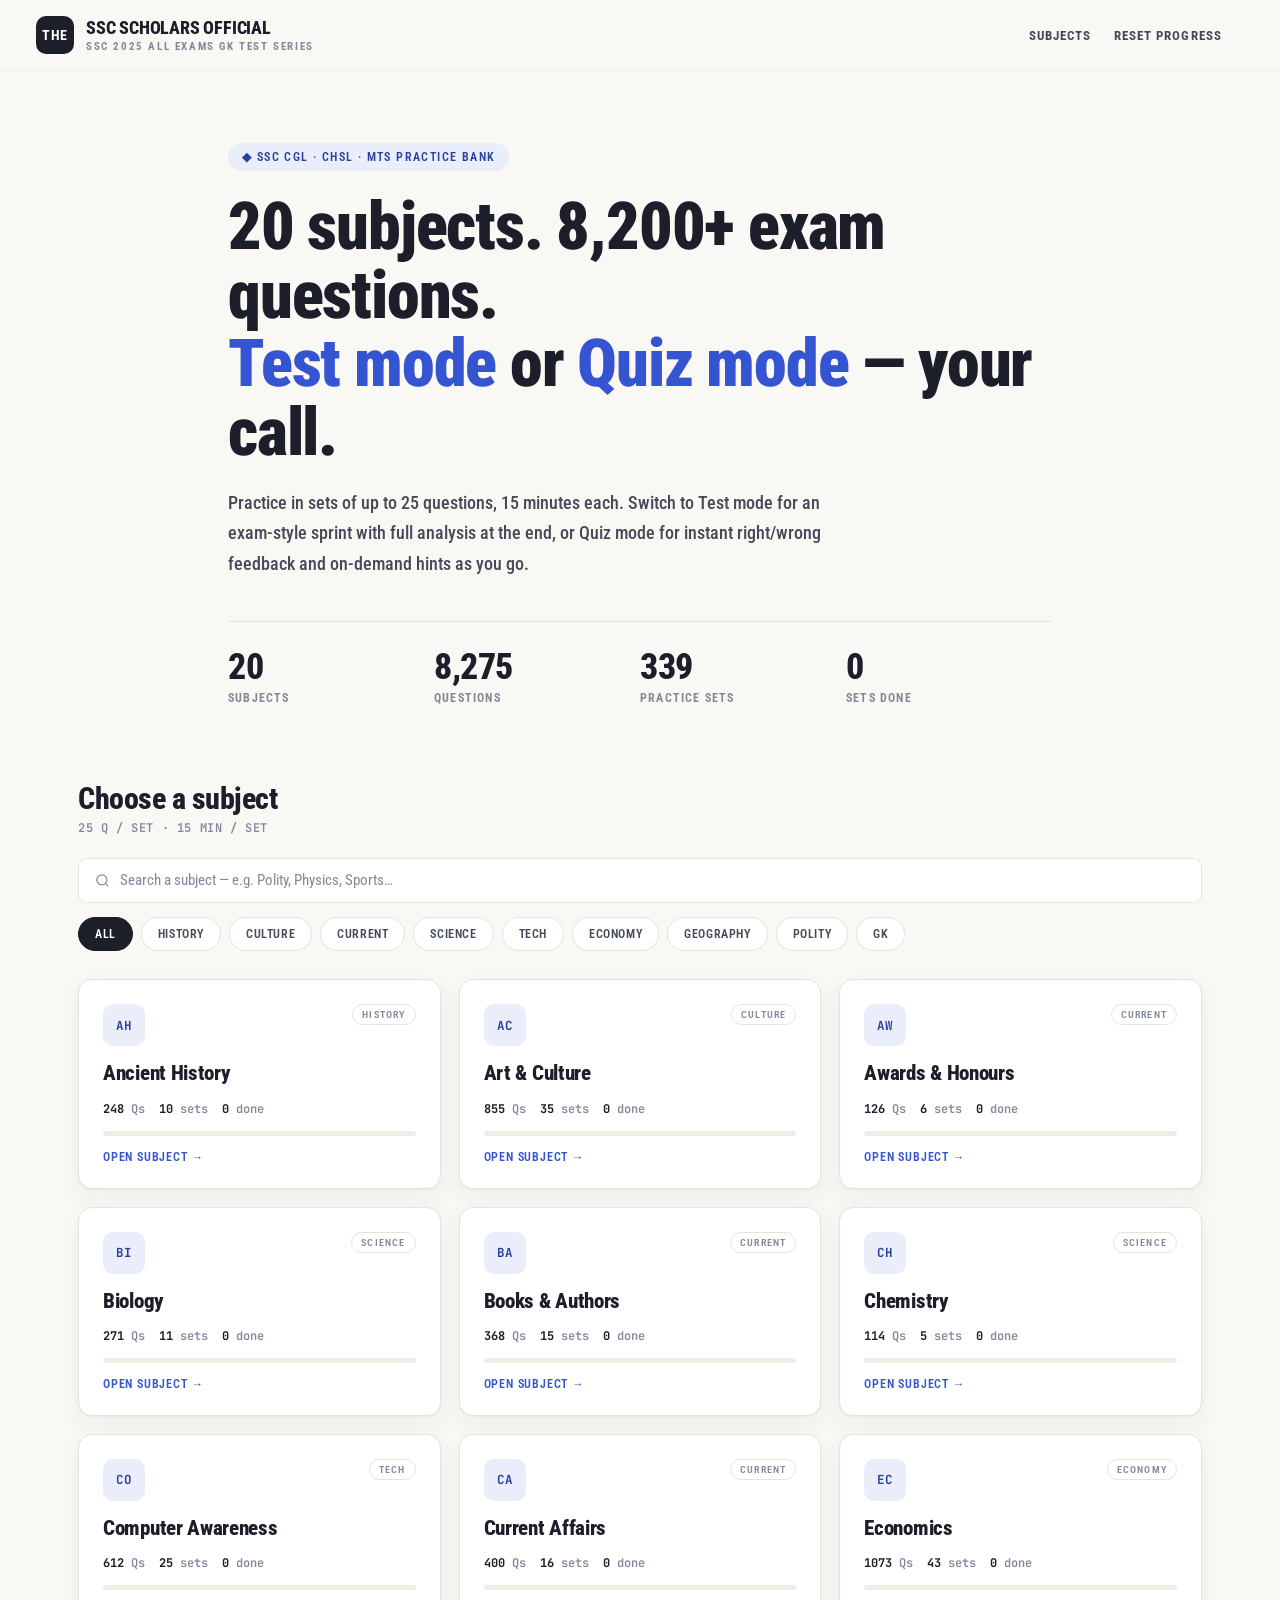
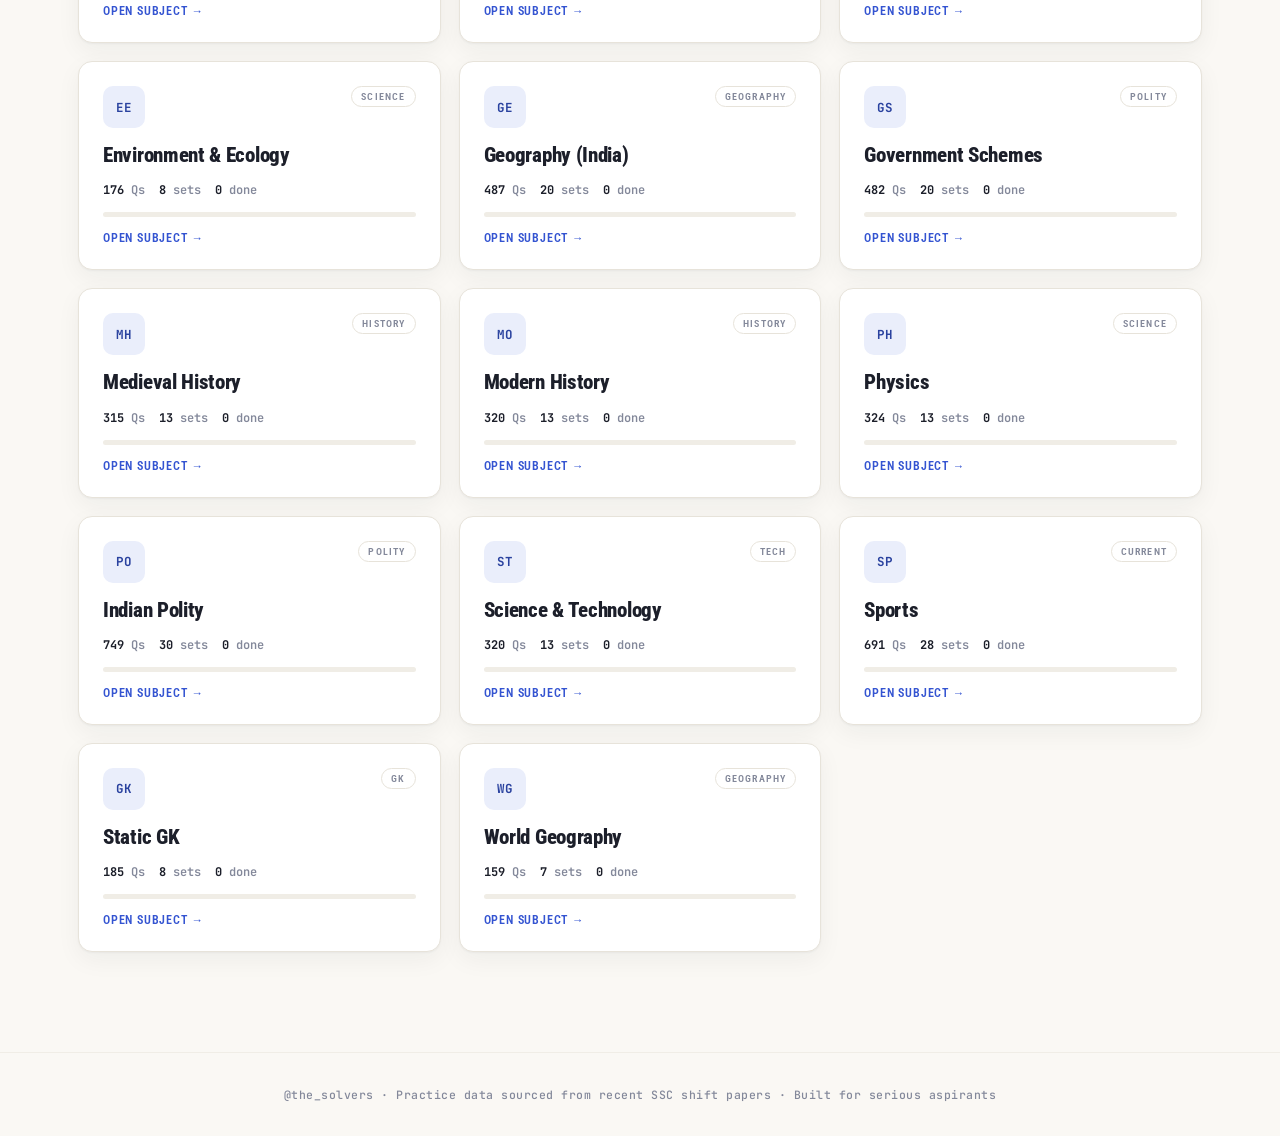
<file: index.html>
<!DOCTYPE html>
<html lang="en">
<head>
<meta charset="UTF-8">
<meta name="viewport" content="width=device-width, initial-scale=1.0">
<title>THE SSC SCHOLARS OFFICIAL</title>
<link href="https://fonts.googleapis.com/css2?family=Roboto+Condensed:ital,wght@0,300;0,400;0,500;0,600;0,700;0,900;1,400&family=JetBrains+Mono:wght@400;500;700&display=swap" rel="stylesheet">
<link rel="stylesheet" href="style.css">
</head>
<body>

<nav class="nav">
  <a href="index.html" class="nav-brand">
    <div class="nav-logo">THE</div>
    <div><div class="nav-name">SSC SCHOLARS OFFICIAL</div><div class="nav-tag">SSC 2025 ALL EXAMS GK TEST SERIES </div></div>
  </a>
  <div class="nav-right">
    <button class="nav-link" onclick="document.getElementById('subjects').scrollIntoView({behavior:'smooth'})">Subjects</button>
    <button class="nav-link" id="reset-progress-link">Reset Progress</button>
    <div id="google_translate_element"></div>
  </div>
</nav>

<div class="hero">
  <div class="hero-chip">◆ SSC CGL · CHSL · MTS Practice Bank</div>
  <h1 class="hero-h1">20 subjects. 8,200+ exam questions.<br><em>Test mode</em> or <em>Quiz mode</em> — your call.</h1>
  <p class="hero-p">Practice in sets of up to 25 questions, 15 minutes each. Switch to Test mode for an exam-style sprint with full analysis at the end, or Quiz mode for instant right/wrong feedback and on-demand hints as you go.</p>
  <div class="hero-stats">
    <div class="hs"><div class="hs-n" id="stat-subjects">20</div><div class="hs-l">Subjects</div></div>
    <div class="hs"><div class="hs-n" id="stat-questions">—</div><div class="hs-l">Questions</div></div>
    <div class="hs"><div class="hs-n" id="stat-sets">—</div><div class="hs-l">Practice Sets</div></div>
    <div class="hs"><div class="hs-n" id="stat-done">0</div><div class="hs-l">Sets Done</div></div>
  </div>
</div>

<div class="lib" id="subjects">
  <div class="lib-hd">
    <div class="lib-hd-left"><h2>Choose a subject</h2><p>25 Q / SET · 15 MIN / SET</p></div>
  </div>
  <div class="search-bar">
    <svg width="15" height="15" fill="none" stroke="currentColor" stroke-width="2" viewBox="0 0 24 24"><circle cx="11" cy="11" r="8"/><path d="m21 21-4.35-4.35"/></svg>
    <input type="text" id="search-box" placeholder="Search a subject — e.g. Polity, Physics, Sports…">
  </div>
  <div class="filter-row" id="tag-filters"></div>
  <div class="vol-grid" id="subject-grid"></div>
</div>

<footer class="site-footer">
  <p>@the_solvers · Practice data sourced from recent SSC shift papers · Built for serious aspirants</p>
</footer>

<!-- SET PICKER MODAL -->
<div class="modal-backdrop" id="set-modal">
  <div class="modal-box">
    <div class="modal-head">
      <h3 id="modal-subject-name">Subject</h3>
      <button class="close-x" id="modal-close">&times;</button>
    </div>
    <div class="modal-body">
      <div class="mode-toggle">
        <div class="mode-card active" id="btn-mode-test" data-mode="test">
          <div class="mc-icon">📝</div>
          <div class="mc-name">Test Mode</div>
          <div class="mc-desc">Full analysis after submit</div>
        </div>
        <div class="mode-card" id="btn-mode-quiz" data-mode="quiz">
          <div class="mc-icon">⚡</div>
          <div class="mc-name">Quiz Mode</div>
          <div class="mc-desc">Instant feedback + hints</div>
        </div>
      </div>
      <div class="mode-desc" id="mode-desc">
        <b>TEST MODE</b> — answer all questions against the clock, then submit to see your full score, accuracy and solution-by-solution analysis.
      </div>
      <div class="sets-grid" id="sets-grid"></div>
    </div>
  </div>
</div>

<!-- Google Translate -->
<script type="text/javascript">
function googleTranslateElementInit() {
  new google.translate.TranslateElement({pageLanguage: 'en', includedLanguages: 'hi', layout: google.translate.TranslateElement.InlineLayout.SIMPLE}, 'google_translate_element');
}
</script>
<script src="https://translate.google.com/translate_a/element.js?cb=googleTranslateElementInit" async></script>

<script src="data.js"></script>
<script src="app.js"></script>
<script>
const SET_SIZE = 25;
let currentSubjectKey = null;
let currentMode = 'test';

function setsFor(subject){
  const n = subject.questions.length;
  const sets = [];
  for (let i=0; i<n; i+=SET_SIZE){
    sets.push({ start:i, end: Math.min(i+SET_SIZE, n) });
  }
  return sets;
}

function buildGrid(filterText, activeTag){
  const grid = document.getElementById('subject-grid');
  grid.innerHTML = '';
  let totalQ = 0, totalSets = 0, totalDone = 0;

  SUBJECT_ORDER.forEach(key => {
    const subj = SUBJECT_DATA[key];
    const sets = setsFor(subj);
    totalQ += subj.questions.length;
    totalSets += sets.length;
    const stats = Store.subjectStats(key, sets.length);
    totalDone += stats.completed;

    if (filterText && !subj.name.toLowerCase().includes(filterText.toLowerCase())) return;
    if (activeTag && activeTag !== 'All' && subj.tag !== activeTag) return;

    const pct = sets.length ? Math.round((stats.completed/sets.length)*100) : 0;

    const card = document.createElement('div');
    card.className = 'vol-card';
    card.innerHTML = `
      <div class="stripe"></div>
      <div class="vc-top">
        <div class="vc-icon">${subj.icon}</div>
        <div class="vc-tag">${subj.tag}</div>
      </div>
      <div class="vc-name">${subj.name}</div>
      <div class="vc-meta"><span><b>${subj.questions.length}</b> Qs</span><span><b>${sets.length}</b> sets</span><span><b>${stats.completed}</b> done</span></div>
      <div class="vc-progress-wrap"><div class="vc-progress" style="width:${pct}%"></div></div>
      <div class="vc-cta">Open subject →</div>
    `;
    card.onclick = () => openSetModal(key);
    grid.appendChild(card);
  });

  document.getElementById('stat-questions').textContent = totalQ.toLocaleString();
  document.getElementById('stat-sets').textContent = totalSets.toLocaleString();
  document.getElementById('stat-done').textContent = totalDone.toLocaleString();
}

function buildTagFilters(){
  const tags = ['All', ...new Set(SUBJECT_ORDER.map(k => SUBJECT_DATA[k].tag))];
  const row = document.getElementById('tag-filters');
  row.innerHTML = '';
  tags.forEach((tag, i) => {
    const chip = document.createElement('button');
    chip.className = 'filter-chip' + (i===0 ? ' active' : '');
    chip.textContent = tag;
    chip.onclick = () => {
      [...row.children].forEach(c => c.classList.remove('active'));
      chip.classList.add('active');
      buildGrid(document.getElementById('search-box').value, tag);
    };
    row.appendChild(chip);
  });
}

function openSetModal(key){
  currentSubjectKey = key;
  const subj = SUBJECT_DATA[key];
  document.getElementById('modal-subject-name').textContent = subj.name;
  setMode('test');
  renderSets();
  document.getElementById('set-modal').classList.add('show');
}

function setMode(mode){
  currentMode = mode;
  document.getElementById('btn-mode-test').classList.toggle('active', mode==='test');
  document.getElementById('btn-mode-quiz').classList.toggle('active', mode==='quiz');
  document.getElementById('mode-desc').innerHTML = mode === 'test'
    ? '<b>TEST MODE</b> — answer all questions against the clock, then submit to see your full score, accuracy and solution-by-solution analysis.'
    : '<b>QUIZ MODE</b> — get instant correct/wrong feedback with explanation right after you mark each answer, plus an on-demand Hint button for tricky ones.';
  renderSets();
}
document.getElementById('btn-mode-test').onclick = () => setMode('test');
document.getElementById('btn-mode-quiz').onclick = () => setMode('quiz');

function renderSets(){
  const subj = SUBJECT_DATA[currentSubjectKey];
  const sets = setsFor(subj);
  const grid = document.getElementById('sets-grid');
  grid.innerHTML = '';
  sets.forEach((s, idx) => {
    const attempt = Store.get(currentSubjectKey, idx);
    const card = document.createElement('button');
    card.className = 'set-card';
    const count = s.end - s.start;
    let badge = '';
    if (attempt && attempt.mode === currentMode){
      if (attempt.status === 'completed') badge = '<div class="set-badge done">Done</div>';
      else if (attempt.status === 'in-progress') badge = '<div class="set-badge progress">Resume</div>';
    }
    card.innerHTML = `${badge}<div class="sname">Set ${idx+1}</div><div class="scount">${count} Qs · 15 min</div>`;
    card.onclick = () => goToTest(currentSubjectKey, idx, currentMode);
    grid.appendChild(card);
  });
}

function goToTest(key, setIdx, mode){
  window.location.href = `test.html?subject=${encodeURIComponent(key)}&set=${setIdx}&mode=${mode}`;
}

document.getElementById('modal-close').onclick = () => document.getElementById('set-modal').classList.remove('show');
document.getElementById('set-modal').addEventListener('click', (e) => {
  if (e.target.id === 'set-modal') document.getElementById('set-modal').classList.remove('show');
});

document.getElementById('search-box').addEventListener('input', (e) => {
  const activeTag = document.querySelector('.filter-chip.active');
  buildGrid(e.target.value, activeTag ? activeTag.textContent : 'All');
});

document.getElementById('reset-progress-link').addEventListener('click', (e) => {
  e.preventDefault();
  if (confirm('This will clear all saved attempts and progress on this device. Continue?')){
    localStorage.removeItem('solvers_attempts_v1');
    buildGrid('', 'All');
  }
});

document.getElementById('stat-subjects').textContent = SUBJECT_ORDER.length;
buildTagFilters();
buildGrid('', 'All');
</script>
</body>
</html>
</file>
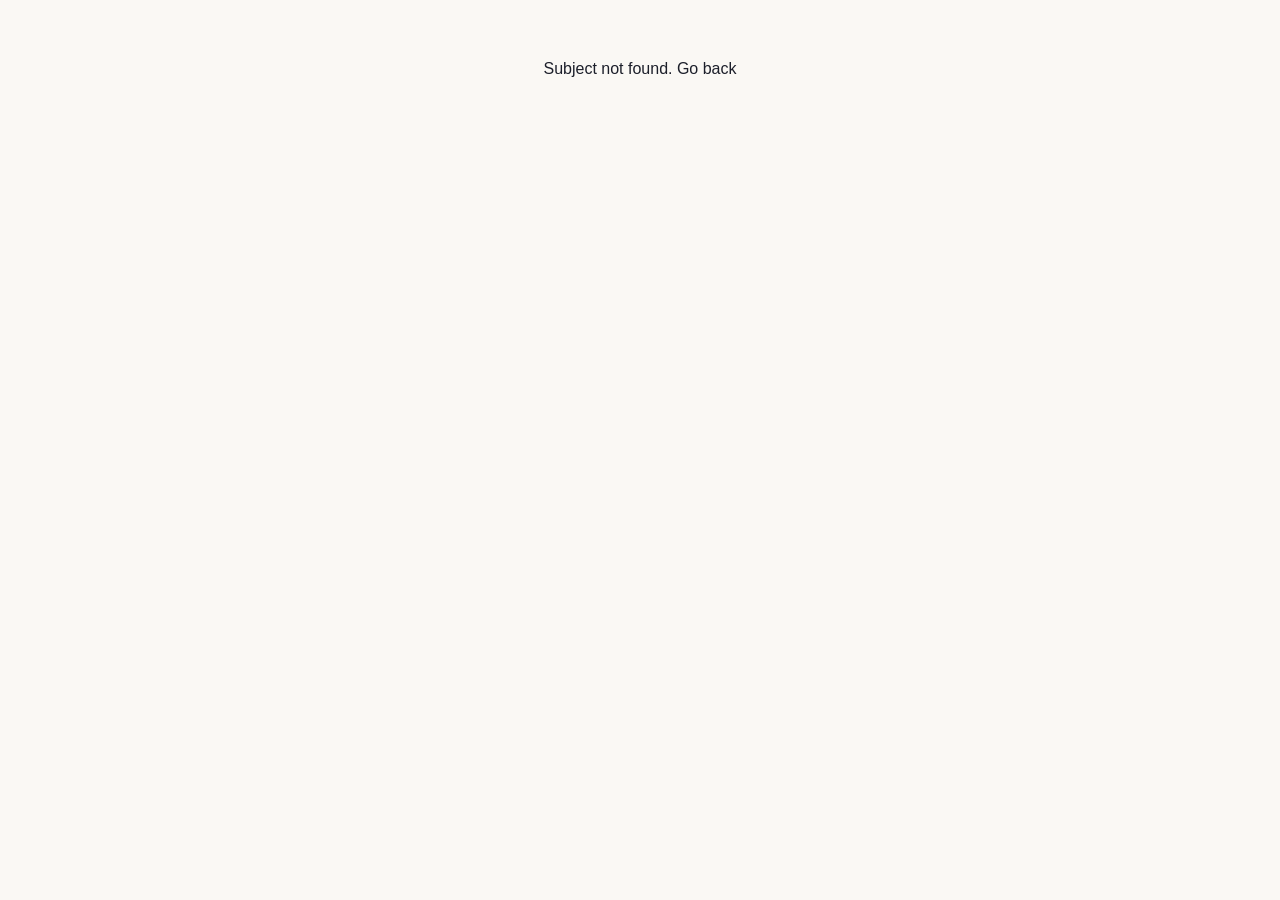
<file: test.html>
<!DOCTYPE html>
<html lang="en">
<head>
<meta charset="UTF-8">
<meta name="viewport" content="width=device-width, initial-scale=1.0">
<title>Practice Set — @the_solvers</title>
<link href="https://fonts.googleapis.com/css2?family=Roboto+Condensed:ital,wght@0,300;0,400;0,500;0,600;0,700;0,900;1,400&family=JetBrains+Mono:wght@400;500;700&display=swap" rel="stylesheet">
<link rel="stylesheet" href="style.css">
</head>
<body>

<!-- START OVERLAY -->
<div id="start-overlay" class="overlay-start">
  <div class="eyebrow">@the_solvers · Practice Set</div>
  <h2 id="ov-title">Loading…</h2>
  <p id="ov-sub">15 minutes · up to 25 questions</p>
  <div class="overlay-rules" id="ov-rules"></div>
  <button class="start-test-btn" id="start-btn">▶ Start</button>
  <a href="index.html" class="nav-link" style="color:#999;font-size:11px;margin-top:4px">&larr; Back to subjects</a>
</div>

<!-- RESUME OVERLAY -->
<div id="resume-overlay" class="overlay-start" style="display:none">
  <div class="eyebrow">@the_solvers</div>
  <h2>Welcome back</h2>
  <div class="overlay-resume">
    <p id="resume-text">You already have an attempt saved for this set.</p>
    <div class="resume-actions">
      <button class="r-review" id="resume-review">Review Attempt</button>
      <button class="r-new" id="resume-new">Start New</button>
    </div>
  </div>
</div>

<!-- TEST PAGE -->
<div id="test-page" style="display:none">
  <div class="test-header">
    <div class="test-title-bar">
      <span id="hdr-subject">Subject</span>
      <span class="mode-pill" id="hdr-mode">TEST</span>
    </div>
    <div class="header-stats">
      <div class="hstat"><div class="hstat-val" id="timer-val">15:00</div><div class="hstat-label">Time Left</div></div>
      <div class="hstat"><div class="hstat-val" id="answered-val">0/0</div><div class="hstat-label">Answered</div></div>
      <div id="google_translate_element"></div>
    </div>
  </div>

  <div class="test-shell">
    <div class="test-body">
      <div class="q-card">
        <div class="q-card-head">
          <div class="q-num" id="q-num">Question 1</div>
          <div class="q-exam" id="q-exam"></div>
        </div>
        <div class="q-body">
          <div class="q-text" id="q-text"></div>
          <div class="opt-list" id="opt-list"></div>
          <div class="hint-box" id="hint-box"></div>
          <div class="feedback-box" id="feedback-box">
            <div class="feedback-head" id="feedback-head"></div>
            <div class="feedback-text" id="feedback-text"></div>
          </div>
          <div class="q-actions">
            <button class="act-btn" id="btn-prev">&larr; Previous</button>
            <button class="act-btn" id="btn-clear">Clear Response</button>
            <button class="act-btn hint" id="btn-hint">💡 Hint</button>
            <button class="act-btn primary" id="btn-next">Next &rarr;</button>
          </div>
        </div>
      </div>
    </div>

    <div class="side-panel">
      <div class="side-title">Question Palette</div>
      <div class="palette" id="palette"></div>
      <div class="legend">
        <span><i class="l-ans"></i> Answered</span>
        <span><i class="l-skip"></i> Skipped</span>
        <span><i class="l-cur"></i> Current</span>
      </div>
      <button class="submit-btn" id="btn-submit">Submit Test</button>
    </div>
  </div>
</div>

<!-- RESULT PAGE -->
<div id="result-page">
  <div class="wrap" style="padding:0">
    <div class="result-verdict" id="verdict-box">
      <div class="verdict-icon" id="verdict-icon">🎯</div>
      <div class="verdict-text" id="verdict-text">Result</div>
      <div class="verdict-sub" id="verdict-sub"></div>
    </div>

    <div class="result-grid">
      <div class="rstat"><div class="rstat-val" id="r-score">0</div><div class="rstat-label">Score</div></div>
      <div class="rstat"><div class="rstat-val" id="r-correct">0</div><div class="rstat-label">Correct</div></div>
      <div class="rstat"><div class="rstat-val" id="r-wrong">0</div><div class="rstat-label">Wrong</div></div>
      <div class="rstat"><div class="rstat-val" id="r-acc">0%</div><div class="rstat-label">Accuracy</div></div>
    </div>

    <div class="result-section">
      <div class="rs-head">Solutions &amp; Analysis</div>
      <div class="rs-body">
        <div class="filter-row" id="review-filters">
          <button class="filter-chip active" data-f="all">All</button>
          <button class="filter-chip" data-f="wrong">Wrong</button>
          <button class="filter-chip" data-f="correct">Correct</button>
          <button class="filter-chip" data-f="skip">Skipped</button>
        </div>
        <div id="review-list"></div>
        <div class="review-nav" id="review-nav">
          <button class="act-btn" id="review-prev">&larr; Previous</button>
          <div class="review-counter" id="review-counter">1 / 1</div>
          <button class="act-btn primary" id="review-next">Next &rarr;</button>
        </div>
      </div>
    </div>

    <div class="result-actions">
      <button class="back-btn" id="back-step-btn" style="background:var(--ink-soft)">&larr; Back</button>
      <a class="back-btn" href="index.html">Back to Subjects</a>
      <button class="back-btn" id="retry-btn" style="background:var(--accent)">Retry This Set</button>
    </div>
  </div>
</div>

<!-- Google Translate -->
<script type="text/javascript">
function googleTranslateElementInit() {
  new google.translate.TranslateElement({pageLanguage: 'en', includedLanguages: 'hi', layout: google.translate.TranslateElement.InlineLayout.SIMPLE}, 'google_translate_element');
}
</script>
<script src="https://translate.google.com/translate_a/element.js?cb=googleTranslateElementInit" async></script>

<script src="data.js"></script>
<script src="app.js"></script>
<script>
const SET_SIZE = 25;
const TIME_LIMIT = 15 * 60; // 15 minutes per set, fixed

const params = new URLSearchParams(window.location.search);
const subjectKey = params.get('subject');
const setIdx = parseInt(params.get('set') || '0', 10);
const mode = params.get('mode') === 'quiz' ? 'quiz' : 'test';

const subject = SUBJECT_DATA[subjectKey];
if (!subject) {
  document.body.innerHTML = '<div style="padding:60px;text-align:center;font-family:sans-serif">Subject not found. <a href="index.html">Go back</a></div>';
  throw new Error('no subject');
}

const allQ = subject.questions;
const start = setIdx * SET_SIZE;
const end = Math.min(start + SET_SIZE, allQ.length);
const questions = allQ.slice(start, end);

let answers = new Array(questions.length).fill(null);   // selected letter or null
let locked = new Array(questions.length).fill(false);   // quiz-mode: locked after marking
let hintUsed = new Array(questions.length).fill(false);
let current = 0;
let timeLeft = TIME_LIMIT;
let timerId = null;
let startedAt = null;
let submitted = false;

// ---------- header / overlay text ----------
document.getElementById('hdr-subject').textContent = `${subject.name} · Set ${setIdx+1}`;
document.getElementById('hdr-mode').textContent = mode.toUpperCase();
document.getElementById('hdr-mode').classList.toggle('quiz', mode === 'quiz');
document.getElementById('ov-title').textContent = `${subject.name} — Set ${setIdx + 1}`;
document.getElementById('ov-sub').textContent = `${questions.length} Questions · 15 Minutes · ${mode === 'quiz' ? 'Quiz Mode' : 'Test Mode'}`;
document.getElementById('ov-rules').innerHTML = mode === 'quiz'
  ? `<p>✦ Mark an option to see instant feedback — correct, wrong, and a full explanation<br>
     ✦ Stuck? Tap <b>Hint</b> to reveal the correct answer<br>
     ✦ Once marked, that question is locked — move to the next<br>
     ✦ Timer runs for 15 minutes total<br>
     ✦ Your progress auto-saves as you go</p>`
  : `<p>✦ Answer questions exactly like a real exam — no feedback until the end<br>
     ✦ Use the palette to jump between questions freely<br>
     ✦ Submit any time, or it auto-submits when the timer ends<br>
     ✦ Full score, accuracy &amp; solution analysis after submission<br>
     ✦ Your progress auto-saves as you go</p>`;

// ---------- resume check ----------
const existing = Store.get(subjectKey, setIdx);
if (existing && existing.mode === mode && existing.status) {
  document.getElementById('start-overlay').style.display = 'none';
  document.getElementById('resume-overlay').style.display = 'flex';
  document.getElementById('resume-text').textContent = existing.status === 'completed'
    ? `You completed this set with a score of ${existing.score}/${existing.total} (${existing.accuracy}% accuracy). Review your previous attempt or start fresh.`
    : `You have an attempt in progress (${existing.answeredCount || 0} of ${questions.length} answered). Resume reviewing it or start a new attempt.`;

  document.getElementById('resume-review').onclick = () => {
    if (existing.status === 'completed'){
      renderResult(existing);
    } else {
      answers = existing.answers || answers;
      locked = existing.locked || locked;
      hintUsed = existing.hintUsed || hintUsed;
      document.getElementById('resume-overlay').style.display = 'none';
      beginTest(true);
    }
  };
  document.getElementById('resume-new').onclick = () => {
    Store.remove(subjectKey, setIdx);
    document.getElementById('resume-overlay').style.display = 'none';
    document.getElementById('start-overlay').style.display = 'flex';
  };
}

document.getElementById('start-btn').onclick = () => beginTest(false);

function beginTest(isResume){
  document.getElementById('start-overlay').style.display = 'none';
  document.getElementById('test-page').style.display = 'block';
  startedAt = Date.now();
  buildPalette();
  renderQuestion(0);
  startTimer();
  autosave('in-progress');
}

// ---------- timer ----------
function startTimer(){
  updateTimerDisplay();
  timerId = setInterval(() => {
    timeLeft--;
    updateTimerDisplay();
    if (timeLeft <= 0){
      clearInterval(timerId);
      submitTest(true);
    }
  }, 1000);
}
function updateTimerDisplay(){
  const m = Math.floor(timeLeft/60), s = timeLeft%60;
  const el = document.getElementById('timer-val');
  el.textContent = `${String(m).padStart(2,'0')}:${String(s).padStart(2,'0')}`;
  el.classList.toggle('warning', timeLeft <= 180 && timeLeft > 60);
  el.classList.toggle('danger', timeLeft <= 60);
}

// ---------- palette ----------
function buildPalette(){
  const pal = document.getElementById('palette');
  pal.innerHTML = '';
  questions.forEach((q, i) => {
    const b = document.createElement('button');
    b.className = 'pal-btn';
    b.textContent = i+1;
    b.onclick = () => renderQuestion(i);
    pal.appendChild(b);
  });
  refreshPalette();
}
function refreshPalette(){
  const pal = document.getElementById('palette').children;
  for (let i=0;i<pal.length;i++){
    pal[i].className = 'pal-btn';
    if (answers[i] !== null) pal[i].classList.add('answered');
    if (i === current) pal[i].classList.add('current');
  }
  const answeredCount = answers.filter(a => a !== null).length;
  document.getElementById('answered-val').textContent = `${answeredCount}/${questions.length}`;
}

// ---------- render a question ----------
function renderQuestion(i){
  current = i;
  const q = questions[i];
  document.getElementById('q-num').textContent = `Question ${i+1} of ${questions.length}`;
  document.getElementById('q-exam').textContent = q.x || '';
  document.getElementById('q-text').innerHTML = TextFmt.renderQuestion(q.q);

  const optList = document.getElementById('opt-list');
  optList.innerHTML = '';
  const letters = Object.keys(q.o);
  letters.forEach(letter => {
    const row = document.createElement('div');
    row.className = 'opt-row';
    row.dataset.letter = letter;
    row.innerHTML = `<div class="opt-letter">${letter}</div><div class="opt-text">${TextFmt.renderPlain(q.o[letter])}</div>`;
    row.onclick = () => selectOption(i, letter);
    optList.appendChild(row);
  });

  document.getElementById('hint-box').className = 'hint-box';
  document.getElementById('hint-box').textContent = '';
  document.getElementById('feedback-box').className = 'feedback-box';
  document.getElementById('btn-hint').disabled = false;

  applyOptionState(i);
  refreshPalette();

  document.getElementById('btn-prev').disabled = (i === 0);
  document.getElementById('btn-next').textContent = (i === questions.length-1) ? 'Finish ✓' : 'Next →';
}

function applyOptionState(i){
  const q = questions[i];
  const rows = document.getElementById('opt-list').children;
  const isLockedQuiz = mode === 'quiz' && locked[i];
  const sel = answers[i];

  [...rows].forEach(row => {
    const letter = row.dataset.letter;
    row.classList.remove('selected','correct','wrong','locked','dim');
    if (mode === 'quiz' && isLockedQuiz){
      row.classList.add('locked');
      if (letter === q.a) row.classList.add('correct');
      else if (letter === sel) row.classList.add('wrong');
      else row.classList.add('dim');
    } else {
      if (letter === sel) row.classList.add('selected');
    }
  });

  if (mode === 'quiz' && isLockedQuiz){
    const box = document.getElementById('feedback-box');
    const head = document.getElementById('feedback-head');
    const text = document.getElementById('feedback-text');
    const correct = sel === q.a;
    box.className = 'feedback-box show' + (correct ? '' : ' bad');
    head.className = 'feedback-head ' + (correct ? 'ok' : 'bad');
    head.textContent = correct ? '✓ Correct Answer' : '✗ Incorrect — Correct Answer: ' + q.a;
    text.innerHTML = TextFmt.renderPlain(q.e || 'No explanation available for this question.');
    document.getElementById('btn-hint').disabled = true;
  }

  if (hintUsed[i] && !(mode==='quiz' && isLockedQuiz)){
    showHintBox(i);
  }
}

function selectOption(i, letter){
  if (submitted) return;
  if (mode === 'quiz' && locked[i]) return; // already locked, no change

  answers[i] = letter;

  if (mode === 'quiz'){
    locked[i] = true;
  }
  applyOptionState(i);
  refreshPalette();
  autosave('in-progress');
}

function showHintBox(i){
  const q = questions[i];
  const box = document.getElementById('hint-box');
  box.className = 'hint-box show';
  box.innerHTML = `<b>Hint:</b> The correct option is <b>${q.a}</b> — ${TextFmt.renderPlain(q.o[q.a])}`;
}

document.getElementById('btn-hint').onclick = () => {
  if (locked[current] && mode === 'quiz') return;
  hintUsed[current] = true;
  showHintBox(current);
  autosave('in-progress');
};

document.getElementById('btn-clear').onclick = () => {
  if (mode === 'quiz' && locked[current]) return;
  answers[current] = null;
  applyOptionState(current);
  refreshPalette();
  autosave('in-progress');
};

document.getElementById('btn-prev').onclick = () => { if (current > 0) renderQuestion(current-1); };
document.getElementById('btn-next').onclick = () => {
  if (current < questions.length - 1) renderQuestion(current+1);
  else submitTest(false);
};

document.getElementById('btn-submit').onclick = () => {
  if (confirm('Submit this set? You will not be able to change your answers afterwards.')){
    submitTest(false);
  }
};

// ---------- autosave ----------
function autosave(status){
  const answeredCount = answers.filter(a => a !== null).length;
  Store.save(subjectKey, setIdx, {
    mode, status,
    answers, locked, hintUsed,
    answeredCount, total: questions.length,
    timeLeft, savedAt: Date.now()
  });
}

// ---------- submit & scoring ----------
function submitTest(auto){
  if (submitted) return;
  submitted = true;
  clearInterval(timerId);

  let correctCount = 0, wrongCount = 0, skipCount = 0;
  const detail = questions.map((q, i) => {
    const sel = answers[i];
    let status = 'skip';
    if (sel === null || sel === undefined) { skipCount++; status='skip'; }
    else if (sel === q.a) { correctCount++; status='correct'; }
    else { wrongCount++; status='wrong'; }
    return { idx:i, q: q.q, opts:q.o, ans:q.a, sel, exp:q.e, exam:q.x, status };
  });

  const total = questions.length;
  const score = correctCount; // 1 mark each, no negative — display only
  const accAttempted = (correctCount + wrongCount) || 1;
  const accuracy = Math.round((correctCount / accAttempted) * 100);

  const result = {
    mode, status:'completed',
    subjectKey, subjectName: subject.name, setIdx,
    answers, locked, hintUsed,
    total, score, correct: correctCount, wrong: wrongCount, skipped: skipCount,
    accuracy, detail,
    completedAt: Date.now(),
    auto
  };
  Store.save(subjectKey, setIdx, result);
  renderResult(result);
}

let reviewDetail = [];
let reviewFiltered = [];
let reviewPos = 0;
let reviewFilter = 'all';

function renderResult(result){
  document.getElementById('start-overlay').style.display = 'none';
  document.getElementById('resume-overlay').style.display = 'none';
  document.getElementById('test-page').style.display = 'none';
  document.getElementById('result-page').style.display = 'block';

  const pct = Math.round((result.score / result.total) * 100);
  const pass = pct >= 50;
  const vbox = document.getElementById('verdict-box');
  vbox.className = 'result-verdict ' + (pass ? 'pass' : 'fail');
  document.getElementById('verdict-icon').textContent = pass ? '🎯' : '📘';
  document.getElementById('verdict-text').textContent = pass ? 'Well Played!' : 'Keep Practicing';
  document.getElementById('verdict-sub').textContent =
    `${subject.name} · Set ${result.setIdx+1} · ${result.mode === 'quiz' ? 'Quiz Mode' : 'Test Mode'} · You scored ${pct}% overall.`;

  document.getElementById('r-score').textContent = `${result.score}/${result.total}`;
  document.getElementById('r-correct').textContent = result.correct;
  document.getElementById('r-wrong').textContent = result.wrong;
  document.getElementById('r-acc').textContent = result.accuracy + '%';

  reviewDetail = result.detail;
  reviewFilter = 'all';
  reviewPos = 0;
  applyReviewFilter();

  document.querySelectorAll('#review-filters .filter-chip').forEach(chip => {
    chip.onclick = () => {
      document.querySelectorAll('#review-filters .filter-chip').forEach(c=>c.classList.remove('active'));
      chip.classList.add('active');
      reviewFilter = chip.dataset.f;
      reviewPos = 0;
      applyReviewFilter();
    };
  });

  document.getElementById('review-prev').onclick = () => {
    if (reviewPos > 0){ reviewPos--; renderReviewItem(); }
  };
  document.getElementById('review-next').onclick = () => {
    if (reviewPos < reviewFiltered.length - 1){ reviewPos++; renderReviewItem(); }
  };

  document.getElementById('retry-btn').onclick = () => {
    Store.remove(subjectKey, setIdx);
    window.location.reload();
  };

  document.getElementById('back-step-btn').onclick = () => {
    if (window.history.length > 1) window.history.back();
    else window.location.href = 'index.html';
  };
}

function applyReviewFilter(){
  reviewFiltered = reviewFilter === 'all' ? reviewDetail : reviewDetail.filter(d => d.status === reviewFilter);
  renderReviewItem();
}

function renderReviewItem(){
  const list = document.getElementById('review-list');
  const nav = document.getElementById('review-nav');
  const counter = document.getElementById('review-counter');
  const prevBtn = document.getElementById('review-prev');
  const nextBtn = document.getElementById('review-next');

  if (!reviewFiltered.length){
    list.innerHTML = '<p style="font-family:var(--sans);font-size:14px;color:var(--muted);padding:20px 0">Nothing to show in this filter.</p>';
    nav.style.display = 'none';
    return;
  }
  nav.style.display = 'flex';

  const i = reviewDetail.indexOf(reviewFiltered[reviewPos]);
  const d = reviewFiltered[reviewPos];

  const tagClass = d.status === 'correct' ? 'ok' : d.status === 'wrong' ? 'bad' : 'skip';
  const tagText = d.status === 'correct' ? 'Correct' : d.status === 'wrong' ? 'Wrong' : 'Skipped';
  let optsHtml = '';
  Object.keys(d.opts).forEach(letter => {
    let cls = '';
    if (letter === d.ans) cls = 'is-correct';
    else if (letter === d.sel) cls = 'is-wrong';
    optsHtml += `<div class="review-opt ${cls}"><b>${letter}</b><span>${TextFmt.renderPlain(d.opts[letter])}</span></div>`;
  });

  list.innerHTML = `
    <div class="review-item">
      <span class="review-tag ${tagClass}">Q${i+1} · ${tagText}</span>
      <div class="review-q">${TextFmt.renderQuestion(d.q)}</div>
      <div class="review-opts">${optsHtml}</div>
      <div class="review-exp"><b>Explanation:</b> ${TextFmt.renderPlain(d.exp || 'Not available.')}</div>
    </div>
  `;

  counter.textContent = `${reviewPos+1} / ${reviewFiltered.length}`;
  prevBtn.disabled = (reviewPos === 0);
  nextBtn.disabled = (reviewPos === reviewFiltered.length - 1);

  document.getElementById('review-list').scrollIntoView({behavior:'instant', block:'nearest'});
}

window.addEventListener('beforeunload', (e) => {
  if (!submitted && startedAt) autosave('in-progress');
});
</script>
</body>
</html>
</file>
<file: style.css>
/* @the_solvers — Mock Test Platform — elegant edition */
:root{
  --ink:#1c1f2a;
  --ink-soft:#454a59;
  --paper:#faf8f4;
  --card:#ffffff;
  --accent:#3454d1;
  --accent-dim:#2a429f;
  --accent-soft:#eaeefb;
  --gold:#b8893f;
  --muted:#83889a;
  --border:#e7e3da;
  --border-soft:#f0ede6;
  --success:#1f9d5c;
  --success-bg:#eefaf3;
  --success-bd:#aee6c6;
  --warn:#c08a26;
  --warn-bg:#fdf6e8;
  --fail:#cf4453;
  --fail-bg:#fdedef;
  --fail-bd:#f3b9bf;
  --shadow:0 1px 2px rgba(28,31,42,.04), 0 8px 24px rgba(28,31,42,.05);
  --shadow-lift:0 10px 30px rgba(28,31,42,.10);
  --radius:14px;
  --radius-sm:9px;
  --mono:'JetBrains Mono',monospace;
  --display:'Roboto Condensed',sans-serif;
  --sans:'Roboto Condensed',sans-serif;
}
*{box-sizing:border-box;margin:0;padding:0}
html{scroll-behavior:smooth}
body{font-family:var(--sans);background:var(--paper);color:var(--ink);min-height:100vh;font-weight:500;font-size:16px;-webkit-font-smoothing:antialiased}
a{color:inherit;text-decoration:none}
button{font-family:var(--sans);-webkit-font-smoothing:antialiased}
::selection{background:var(--accent-soft);color:var(--accent-dim)}

/* ===================== NAV ===================== */
.nav{
  display:flex;align-items:center;justify-content:space-between;gap:16px;
  padding:16px 36px;background:rgba(250,248,244,.86);backdrop-filter:blur(10px);
  position:sticky;top:0;z-index:50;border-bottom:1px solid var(--border-soft);
}
.nav-brand{display:flex;align-items:center;gap:12px}
.nav-logo{
  width:38px;height:38px;border-radius:10px;background:var(--ink);color:#fff;
  display:flex;align-items:center;justify-content:center;font-weight:700;font-size:14px;
  letter-spacing:.5px;flex-shrink:0;
}
.nav-name{font-size:18px;font-weight:800;letter-spacing:-.2px;line-height:1.2}
.nav-tag{font-size:11px;letter-spacing:1.6px;text-transform:uppercase;color:var(--muted);font-weight:700;margin-top:1px}
.nav-right{display:flex;align-items:center;gap:22px}
.nav-link{
  background:none;border:none;cursor:pointer;font-family:var(--sans);
  font-size:13px;font-weight:700;letter-spacing:1.1px;text-transform:uppercase;color:var(--ink-soft);
  transition:color .2s ease;
}
.nav-link:hover{color:var(--accent)}
#google_translate_element{transform:scale(.9);transform-origin:right center}

/* ===================== HERO ===================== */
.hero{max-width:880px;margin:0 auto;padding:72px 28px 40px;text-align:left}
.hero-chip{
  display:inline-flex;align-items:center;gap:8px;font-size:11.5px;font-weight:600;
  letter-spacing:1.4px;text-transform:uppercase;color:var(--accent-dim);background:var(--accent-soft);
  padding:7px 14px;border-radius:999px;margin-bottom:22px;
}
.hero-h1{
  font-family:var(--display);font-size:clamp(40px,6vw,66px);font-weight:900;
  letter-spacing:-1.2px;line-height:1.04;color:var(--ink);
}
.hero-h1 em{font-style:normal;color:var(--accent)}
.hero-p{margin-top:20px;color:var(--ink-soft);font-size:18px;max-width:620px;line-height:1.7;font-weight:500}
.hero-stats{display:flex;gap:0;margin-top:42px;flex-wrap:wrap;border-top:1px solid var(--border);padding-top:24px}
.hs{flex:1;min-width:110px;padding-right:18px}
.hs-n{font-family:var(--display);font-size:36px;font-weight:800;color:var(--ink);letter-spacing:-.5px}
.hs-l{font-size:12px;letter-spacing:1.2px;text-transform:uppercase;color:var(--muted);margin-top:3px;font-weight:700}

/* ===================== LIBRARY / SUBJECTS ===================== */
.lib{max-width:1180px;margin:0 auto;padding:36px 28px 50px}
.lib-hd{display:flex;align-items:flex-end;justify-content:space-between;gap:16px;margin-bottom:22px;flex-wrap:wrap}
.lib-hd-left h2{font-family:var(--display);font-size:30px;font-weight:800;letter-spacing:-.5px;color:var(--ink)}
.lib-hd-left p{font-family:var(--mono);font-size:12px;font-weight:600;color:var(--muted);letter-spacing:.6px;margin-top:4px}

.search-bar{
  display:flex;align-items:center;gap:10px;background:var(--card);border:1.5px solid var(--border);
  border-radius:var(--radius-sm);padding:13px 16px;margin-bottom:14px;transition:border-color .2s ease, box-shadow .2s ease;
}
.search-bar:focus-within{border-color:var(--accent);box-shadow:0 0 0 4px var(--accent-soft)}
.search-bar svg{color:var(--muted);flex-shrink:0}
.search-bar input{border:none;outline:none;background:none;font-family:var(--sans);font-size:14.5px;color:var(--ink);width:100%}
.search-bar input::placeholder{color:var(--muted)}

.filter-row{display:flex;gap:8px;flex-wrap:wrap;margin-bottom:28px}
.filter-chip{
  padding:9px 16px;border:1.5px solid var(--border);background:var(--card);border-radius:999px;
  font-family:var(--sans);font-size:12px;font-weight:600;letter-spacing:.6px;text-transform:uppercase;
  color:var(--ink-soft);cursor:pointer;transition:all .18s ease;
}
.filter-chip:hover{border-color:var(--ink);color:var(--ink)}
.filter-chip.active{background:var(--ink);color:#fff;border-color:var(--ink)}

.vol-grid{display:grid;grid-template-columns:repeat(auto-fill,minmax(270px,1fr));gap:18px}
.vol-card{
  position:relative;background:var(--card);border:1px solid var(--border);border-radius:var(--radius);
  padding:24px;cursor:pointer;display:flex;flex-direction:column;gap:14px;overflow:hidden;
  box-shadow:var(--shadow);transition:transform .22s ease, box-shadow .22s ease, border-color .22s ease;
}
.vol-card:hover{transform:translateY(-4px);box-shadow:var(--shadow-lift);border-color:#d8d2c4}
.vol-card .stripe{position:absolute;top:0;left:0;right:0;height:3px;background:linear-gradient(90deg,var(--accent),var(--gold));opacity:0;transition:opacity .22s ease}
.vol-card:hover .stripe{opacity:1}
.vc-top{display:flex;align-items:flex-start;justify-content:space-between;gap:10px}
.vc-icon{
  width:42px;height:42px;border-radius:10px;background:var(--accent-soft);color:var(--accent-dim);
  display:flex;align-items:center;justify-content:center;font-family:var(--mono);font-weight:700;font-size:12.5px;
  flex-shrink:0;
}
.vc-tag{font-size:9.5px;font-weight:600;letter-spacing:1.2px;text-transform:uppercase;color:var(--muted);
  border:1px solid var(--border);padding:4px 9px;border-radius:999px;white-space:nowrap}
.vc-name{font-family:var(--display);font-size:21px;font-weight:800;letter-spacing:-.3px;line-height:1.25;color:var(--ink)}
.vc-meta{display:flex;gap:14px;font-family:var(--mono);font-size:12px;font-weight:600;color:var(--muted)}
.vc-meta b{color:var(--ink);font-weight:700}
.vc-progress-wrap{height:5px;background:var(--border-soft);border-radius:999px;overflow:hidden}
.vc-progress{height:100%;background:linear-gradient(90deg,var(--accent),var(--gold));border-radius:999px;transition:width .3s ease}
.vc-cta{
  font-size:11.5px;font-weight:600;letter-spacing:.8px;text-transform:uppercase;color:var(--accent);
  display:flex;align-items:center;gap:6px;margin-top:auto;transition:gap .2s ease;
}
.vol-card:hover .vc-cta{gap:10px}

/* ===================== FOOTER ===================== */
.site-footer{margin-top:50px;border-top:1px solid var(--border-soft);padding:34px 0;text-align:center}
.site-footer p{font-family:var(--mono);font-size:11.5px;color:var(--muted);letter-spacing:.5px}

/* ===================== MODAL: SET PICKER ===================== */
.modal-backdrop{
  position:fixed;inset:0;background:rgba(20,20,26,.55);backdrop-filter:blur(3px);
  display:none;align-items:center;justify-content:center;z-index:200;padding:20px;
}
.modal-backdrop.show{display:flex}
.modal-box{
  background:var(--paper);max-width:780px;width:100%;max-height:86vh;overflow-y:auto;
  border-radius:18px;box-shadow:0 30px 70px rgba(0,0,0,.25);
}
.modal-head{
  background:var(--card);padding:22px 28px;display:flex;align-items:center;justify-content:space-between;
  gap:12px;border-bottom:1px solid var(--border-soft);position:sticky;top:0;border-radius:18px 18px 0 0;
}
.modal-head h3{font-family:var(--display);font-size:19px;font-weight:700;letter-spacing:-.3px;color:var(--ink)}
.modal-head .close-x{
  cursor:pointer;font-size:22px;line-height:1;background:var(--border-soft);border:none;color:var(--ink-soft);
  width:32px;height:32px;border-radius:999px;display:flex;align-items:center;justify-content:center;
  transition:background .18s ease, color .18s ease;
}
.modal-head .close-x:hover{background:var(--ink);color:#fff}
.modal-body{padding:26px 28px 30px}

.mode-toggle{display:grid;grid-template-columns:1fr 1fr;gap:12px;margin-bottom:18px}
.mode-card{
  background:var(--card);border:1.5px solid var(--border);border-radius:var(--radius-sm);padding:18px;
  cursor:pointer;transition:all .18s ease;text-align:left;
}
.mode-card:hover{border-color:#cfc8b8}
.mode-card.active{border-color:var(--accent);background:var(--accent-soft)}
.mc-icon{font-size:22px;margin-bottom:8px}
.mc-name{font-family:var(--display);font-size:15px;font-weight:700;color:var(--ink);letter-spacing:-.2px}
.mc-desc{font-size:11.5px;color:var(--muted);margin-top:3px;line-height:1.5}
.mode-desc{
  font-family:var(--sans);font-size:13px;color:var(--ink-soft);line-height:1.7;background:var(--card);
  border:1px solid var(--border-soft);border-left:3px solid var(--accent);border-radius:var(--radius-sm);
  padding:13px 16px;margin-bottom:22px;
}
.sets-grid{display:grid;grid-template-columns:repeat(auto-fill,minmax(140px,1fr));gap:10px}
.set-card{
  background:var(--card);border:1.5px solid var(--border);border-radius:var(--radius-sm);padding:14px;
  cursor:pointer;text-align:left;transition:all .18s ease;position:relative;
}
.set-card:hover{border-color:var(--accent);transform:translateY(-2px);box-shadow:var(--shadow)}
.set-card .sname{font-family:var(--display);font-size:14.5px;font-weight:700;letter-spacing:-.2px;color:var(--ink)}
.set-card .scount{font-family:var(--mono);font-size:10px;color:var(--muted);margin-top:4px}
.set-badge{
  position:absolute;top:-8px;right:-8px;font-size:8.5px;font-weight:700;letter-spacing:.5px;
  text-transform:uppercase;padding:3px 8px;color:#fff;border-radius:999px;
}
.set-badge.done{background:var(--success)}
.set-badge.progress{background:var(--warn)}

/* ===================== TEST / QUIZ PAGE ===================== */
.test-header{
  background:var(--card);color:var(--ink);padding:16px 30px;display:flex;align-items:center;
  justify-content:space-between;gap:16px;flex-wrap:wrap;position:sticky;top:0;z-index:40;
  border-bottom:1px solid var(--border-soft);
}
.test-title-bar{font-family:var(--display);font-size:15px;font-weight:700;letter-spacing:-.1px;display:flex;align-items:center;gap:10px}
.mode-pill{
  font-family:var(--mono);font-size:9.5px;font-weight:700;letter-spacing:1.2px;padding:4px 10px;
  background:var(--accent);color:#fff;border-radius:999px;
}
.mode-pill.quiz{background:var(--gold)}
.header-stats{display:flex;gap:26px;align-items:center;flex-wrap:wrap}
.header-stats #google_translate_element{transform:scale(.85);transform-origin:right center}
.hstat{text-align:center}
.hstat-val{font-family:var(--mono);font-size:18px;font-weight:700;color:var(--ink)}
.hstat-val.warning{color:var(--warn)}
.hstat-val.danger{color:var(--fail)}
.hstat-label{font-size:9.5px;letter-spacing:1px;text-transform:uppercase;color:var(--muted);margin-top:1px}

.test-shell{max-width:1200px;margin:0 auto;padding:28px 24px 70px;display:grid;grid-template-columns:1fr 260px;gap:0}
.test-body{padding-right:30px}

.q-card{background:var(--card);border:1px solid var(--border);border-radius:var(--radius);box-shadow:var(--shadow);overflow:hidden}
.q-card-head{
  padding:18px 26px;display:flex;align-items:center;justify-content:space-between;gap:12px;
  border-bottom:1px solid var(--border-soft);background:var(--accent-soft);
}
.q-num{font-family:var(--display);font-size:13.5px;font-weight:700;color:var(--accent-dim);letter-spacing:.2px}
.q-exam{font-family:var(--mono);font-size:10.5px;color:var(--muted)}
.q-body{padding:26px}
.q-text{font-family:var(--sans);font-size:19px;line-height:1.65;color:var(--ink);font-weight:600;white-space:pre-line}

.match-table{width:100%;border-collapse:collapse;margin-top:14px;font-size:14.5px}
.match-table th,.match-table td{border:1px solid var(--border);padding:9px 12px;text-align:left}
.match-table th{background:var(--accent-soft);font-weight:700;color:var(--accent-dim)}

.opt-list{display:flex;flex-direction:column;gap:10px;margin-top:22px}
.opt-row{
  display:flex;align-items:flex-start;gap:14px;border:1.5px solid var(--border);border-radius:var(--radius-sm);
  padding:13px 16px;cursor:pointer;transition:all .16s ease;
}
.opt-row:hover{border-color:var(--accent);background:var(--accent-soft)}
.opt-letter{
  width:28px;height:28px;border-radius:8px;border:1.5px solid var(--border);display:flex;align-items:center;
  justify-content:center;font-family:var(--mono);font-weight:700;font-size:12.5px;flex-shrink:0;color:var(--ink-soft);
  transition:all .16s ease;
}
.opt-text{font-family:var(--sans);font-size:16.5px;font-weight:500;line-height:1.55;color:var(--ink);padding-top:3px}
.opt-row.selected{border-color:var(--accent);background:var(--accent-soft)}
.opt-row.selected .opt-letter{background:var(--accent);color:#fff;border-color:var(--accent)}
.opt-row.correct{border-color:var(--success);background:var(--success-bg)}
.opt-row.correct .opt-letter{background:var(--success);color:#fff;border-color:var(--success)}
.opt-row.wrong{border-color:var(--fail);background:var(--fail-bg)}
.opt-row.wrong .opt-letter{background:var(--fail);color:#fff;border-color:var(--fail)}
.opt-row.locked{cursor:default}
.opt-row.dim{opacity:.5}

.feedback-box{margin-top:20px;padding:18px 20px;border-radius:var(--radius-sm);border-left:4px solid var(--success);background:var(--success-bg);display:none}
.feedback-box.show{display:block}
.feedback-box.bad{border-color:var(--fail);background:var(--fail-bg)}
.feedback-head{font-family:var(--display);font-size:13px;font-weight:700;letter-spacing:.3px;text-transform:uppercase;margin-bottom:8px}
.feedback-head.ok{color:var(--success)}
.feedback-head.bad{color:var(--fail)}
.feedback-text{font-family:var(--sans);font-size:16px;font-weight:500;line-height:1.7;color:#33363f;white-space:pre-line}

.q-actions{display:flex;gap:10px;margin-top:24px;flex-wrap:wrap}
.act-btn{
  padding:13px 24px;font-family:var(--sans);font-size:13.5px;font-weight:700;letter-spacing:.7px;
  text-transform:uppercase;border:1.5px solid var(--border);background:var(--card);color:var(--ink-soft);
  border-radius:999px;cursor:pointer;transition:all .18s ease;
}
.act-btn:hover{border-color:var(--ink);color:var(--ink)}
.act-btn.primary{background:var(--ink);border-color:var(--ink);color:#fff}
.act-btn.primary:hover{background:var(--accent);border-color:var(--accent)}
.act-btn.hint{background:var(--warn-bg);border-color:#ecd9a8;color:var(--warn)}
.act-btn.hint:hover{background:var(--warn);border-color:var(--warn);color:#fff}
.act-btn:disabled{opacity:.4;cursor:not-allowed}
.act-btn:disabled:hover{background:var(--card);color:var(--ink-soft);border-color:var(--border)}
.act-btn.hint:disabled:hover{background:var(--warn-bg);color:var(--warn);border-color:#ecd9a8}

.hint-box{
  margin-top:18px;padding:15px 18px;background:var(--warn-bg);border:1px dashed #d9b66b;border-radius:var(--radius-sm);
  font-family:var(--sans);font-size:14.5px;color:#6b4f12;line-height:1.65;display:none;
}
.hint-box.show{display:block}

/* ===================== SIDE PALETTE ===================== */
.side-panel{padding:0 0 0 28px;position:sticky;top:90px;height:fit-content;align-self:start}
.side-title{font-family:var(--display);font-size:11px;font-weight:700;letter-spacing:1.2px;text-transform:uppercase;color:var(--muted);margin-bottom:12px}
.palette{display:grid;grid-template-columns:repeat(5,1fr);gap:8px;margin-bottom:18px}
.pal-btn{
  aspect-ratio:1;border:1.5px solid var(--border);background:var(--card);border-radius:9px;
  font-family:var(--mono);font-size:11.5px;font-weight:700;cursor:pointer;display:flex;align-items:center;
  justify-content:center;color:var(--ink-soft);transition:all .16s ease;
}
.pal-btn:hover{border-color:var(--accent)}
.pal-btn.current{outline:2px solid var(--ink);outline-offset:2px}
.pal-btn.answered{background:var(--success);color:#fff;border-color:var(--success)}
.pal-btn.correct-q{background:var(--success);color:#fff;border-color:var(--success)}
.pal-btn.wrong-q{background:var(--fail);color:#fff;border-color:var(--fail)}
.pal-btn.skipped{background:var(--warn);color:#fff;border-color:var(--warn)}
.legend{display:flex;flex-direction:column;gap:7px;font-size:11px;color:var(--muted);margin-bottom:20px}
.legend span{display:flex;align-items:center;gap:8px}
.legend i{width:11px;height:11px;display:inline-block;border-radius:4px;border:1px solid var(--border)}
.legend i.l-ans{background:var(--success);border-color:var(--success)}
.legend i.l-skip{background:var(--warn);border-color:var(--warn)}
.legend i.l-cur{background:var(--card);outline:2px solid var(--ink)}
.submit-btn{
  width:100%;padding:16px;background:var(--ink);color:#fff;border:none;border-radius:999px;
  font-family:var(--sans);font-size:14px;font-weight:700;letter-spacing:1px;text-transform:uppercase;
  cursor:pointer;transition:background .18s ease;
}
.submit-btn:hover{background:var(--accent)}

@media(max-width:880px){
  .test-shell{grid-template-columns:1fr;padding:20px 16px 50px}
  .test-body{padding-right:0}
  .side-panel{position:static;height:auto;padding:24px 0 0;margin-top:24px;border-top:1px solid var(--border-soft)}
  .palette{grid-template-columns:repeat(8,1fr)}
}

/* ===================== OVERLAY: START / RESUME ===================== */
.overlay-start{
  position:fixed;inset:0;background:linear-gradient(180deg,#1c1f2a,#11131a);
  display:flex;align-items:center;justify-content:center;z-index:300;flex-direction:column;
  gap:20px;text-align:center;padding:28px;
}
.overlay-start .eyebrow{font-size:11.5px;font-family:var(--mono);color:#9197ad;letter-spacing:2.2px;text-transform:uppercase}
.overlay-start h2{font-family:var(--display);color:#fff;font-size:32px;font-weight:700;letter-spacing:-.5px;max-width:560px}
.overlay-start p{color:#c4c8d6;font-family:var(--sans);font-size:14px;max-width:460px;line-height:1.7}
.overlay-rules{background:rgba(255,255,255,.05);border:1px solid rgba(255,255,255,.08);border-radius:var(--radius);padding:20px 26px;text-align:left;max-width:460px;width:100%}
.overlay-rules p{font-family:var(--sans);font-size:13px;color:#c4c8d6;line-height:2}
.start-test-btn{
  padding:16px 46px;background:var(--accent);color:#fff;font-family:var(--sans);font-size:15px;font-weight:600;
  letter-spacing:.6px;text-transform:uppercase;border:none;border-radius:999px;cursor:pointer;
  transition:transform .15s ease, background .15s ease;
}
.start-test-btn:hover{transform:translateY(-2px);background:var(--accent-dim)}
.overlay-resume{background:#1f2230;border:1px solid rgba(255,255,255,.1);border-radius:var(--radius);padding:20px 26px;max-width:460px}
.overlay-resume p{color:#e1e3ec;font-family:var(--sans);font-size:13.5px;line-height:1.8}
.resume-actions{display:flex;gap:10px;margin-top:16px}
.resume-actions button{
  flex:1;padding:13px;font-family:var(--sans);font-size:12px;font-weight:600;letter-spacing:.6px;
  text-transform:uppercase;border:1.5px solid rgba(255,255,255,.18);border-radius:999px;cursor:pointer;
  transition:all .16s ease;
}
.resume-actions .r-review{background:transparent;color:#fff}
.resume-actions .r-review:hover{background:rgba(255,255,255,.08)}
.resume-actions .r-new{background:var(--accent);color:#fff;border-color:var(--accent)}
.resume-actions .r-new:hover{background:var(--accent-dim)}

/* ===================== RESULT PAGE ===================== */
#result-page{display:none;max-width:880px;margin:0 auto;padding:36px 20px 70px}
.result-verdict{text-align:center;padding:34px 20px;margin-bottom:26px;border-radius:var(--radius)}
.result-verdict.pass{background:var(--success-bg);border:1.5px solid var(--success-bd)}
.result-verdict.fail{background:var(--fail-bg);border:1.5px solid var(--fail-bd)}
.verdict-icon{font-size:46px;line-height:1}
.verdict-text{font-family:var(--display);font-size:clamp(24px,6vw,34px);font-weight:700;letter-spacing:-.8px;margin:14px 0 6px}
.pass .verdict-text{color:var(--success)}
.fail .verdict-text{color:var(--fail)}
.verdict-sub{font-size:13.5px;font-family:var(--sans);color:var(--ink-soft);line-height:1.7;max-width:520px;margin:0 auto}

.result-grid{display:grid;grid-template-columns:repeat(4,1fr);gap:12px;margin-bottom:24px}
.rstat{background:var(--card);border:1px solid var(--border);border-radius:var(--radius-sm);padding:20px 12px;text-align:center;box-shadow:var(--shadow)}
.rstat-val{font-family:var(--mono);font-size:clamp(18px,4vw,23px);font-weight:700;line-height:1;color:var(--ink)}
.rstat-label{font-size:10px;letter-spacing:1.1px;text-transform:uppercase;color:var(--muted);margin-top:7px}

.result-section{background:var(--card);border:1px solid var(--border);border-radius:var(--radius);margin-bottom:20px;overflow:hidden;box-shadow:var(--shadow)}
.rs-head{padding:16px 22px;background:var(--ink);color:#fff;font-family:var(--display);font-size:13px;font-weight:700;letter-spacing:1px;text-transform:uppercase}
.rs-body{padding:22px}
.review-item{border-bottom:1px solid var(--border-soft);padding:20px 0}
.review-item:last-child{border-bottom:none}
.review-tag{display:inline-block;font-size:9.5px;font-weight:700;letter-spacing:.8px;text-transform:uppercase;padding:4px 10px;color:#fff;border-radius:999px;margin-bottom:12px}
.review-tag.ok{background:var(--success)}
.review-tag.bad{background:var(--fail)}
.review-tag.skip{background:var(--warn)}
.review-q{font-family:var(--sans);font-size:17px;font-weight:600;line-height:1.65;margin-bottom:12px;white-space:pre-line;color:var(--ink)}
.review-opts{display:flex;flex-direction:column;gap:7px;margin-bottom:12px}
.review-opt{font-family:var(--sans);font-size:15px;font-weight:500;padding:9px 13px;border:1px solid var(--border);border-radius:8px;display:flex;gap:9px}
.review-opt b{font-family:var(--mono);flex-shrink:0;color:var(--ink-soft)}
.review-opt.is-correct{background:var(--success-bg);border-color:var(--success-bd)}
.review-opt.is-wrong{background:var(--fail-bg);border-color:var(--fail-bd)}
.review-exp{font-family:var(--sans);font-size:16.5px;font-weight:500;color:var(--ink-soft);line-height:1.8;background:var(--paper);padding:14px 18px;border-left:3px solid var(--accent);border-radius:0 8px 8px 0}

.review-nav{display:flex;align-items:center;justify-content:space-between;gap:14px;margin-top:18px;padding-top:18px;border-top:1px solid var(--border-soft)}
.review-counter{font-family:var(--mono);font-size:13px;font-weight:700;color:var(--muted)}

.back-btn{
  display:inline-block;padding:14px 28px;background:var(--ink);color:#fff;font-family:var(--sans);
  font-size:13px;font-weight:700;letter-spacing:.7px;text-transform:uppercase;border:none;border-radius:999px;
  cursor:pointer;margin-top:8px;transition:background .18s ease, opacity .18s ease;
}
.back-btn:hover{opacity:.85}
.result-actions{display:flex;gap:12px;justify-content:center;margin-top:12px;flex-wrap:wrap}

@media(max-width:600px){
  .result-grid{grid-template-columns:repeat(2,1fr)}
  .test-header{padding:14px 18px}
  .hero{padding:54px 22px 32px}
  .lib{padding:30px 18px 40px}
}
</file>
